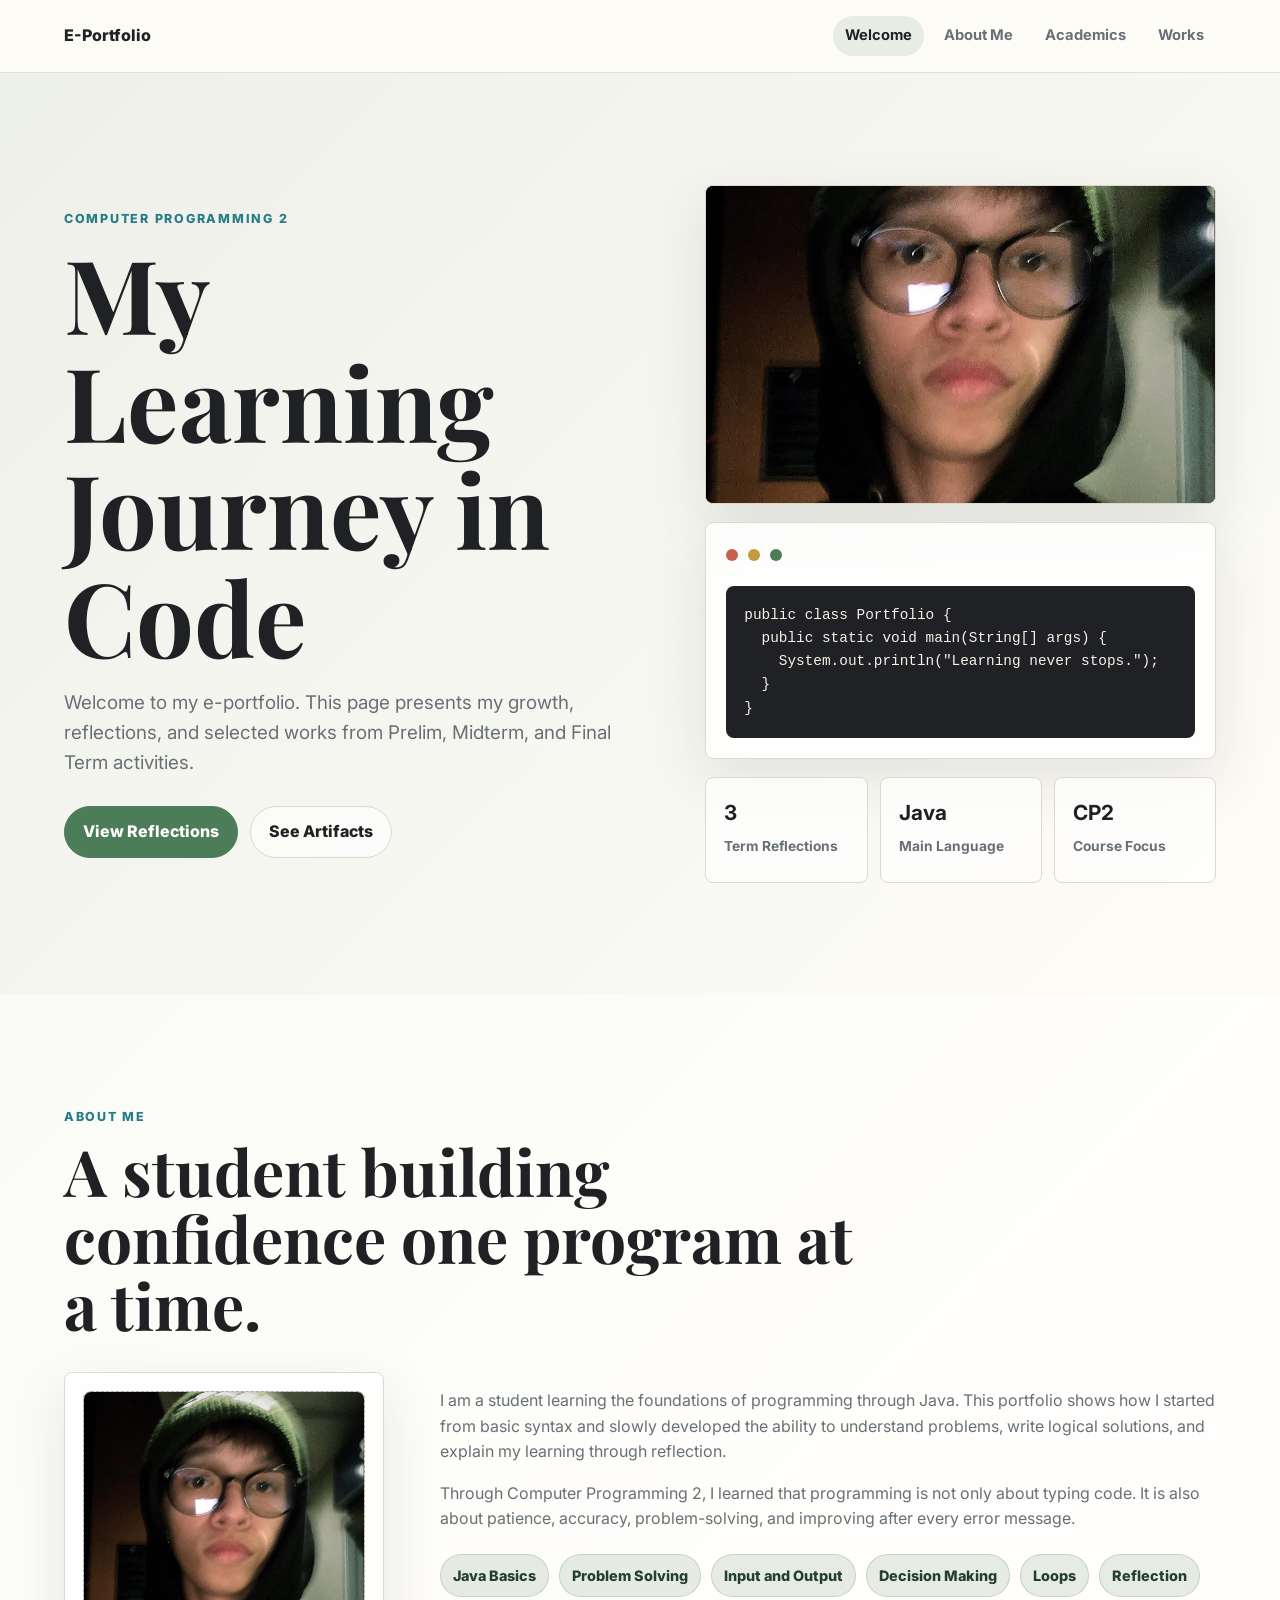
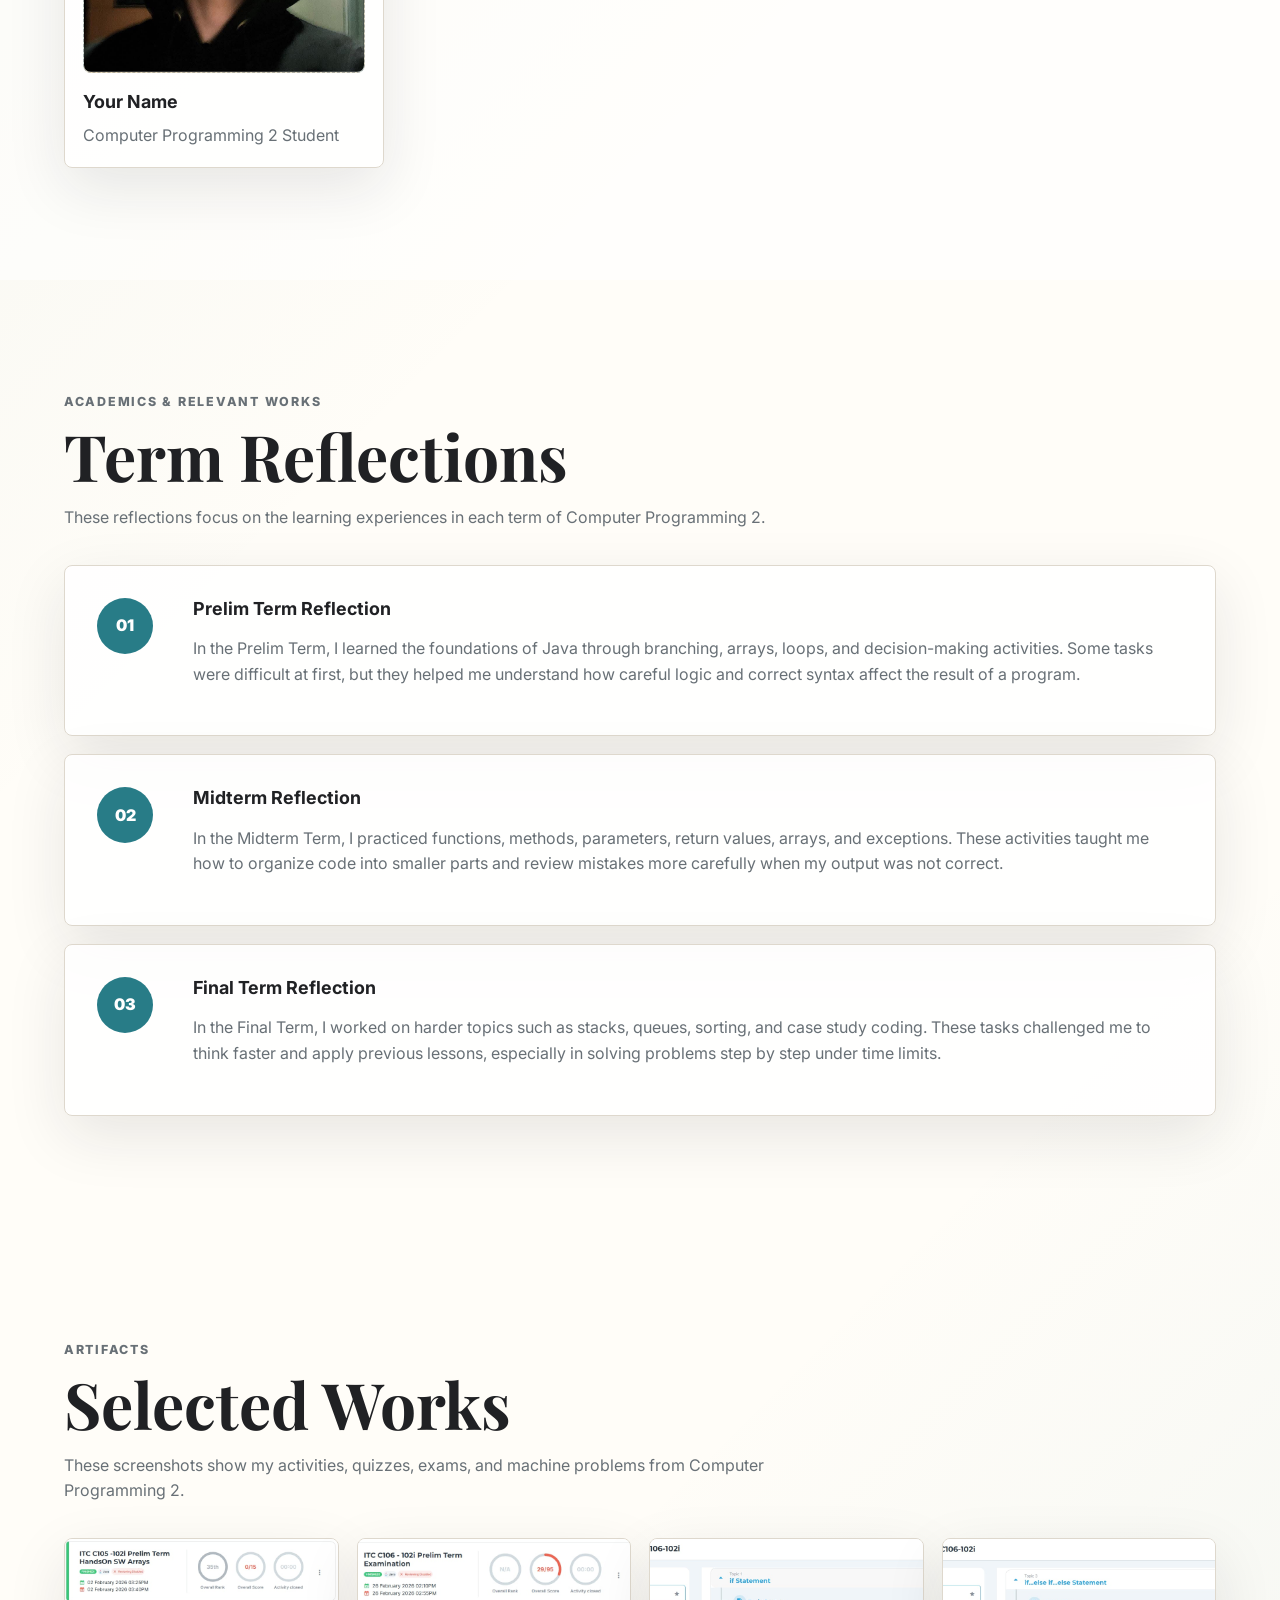
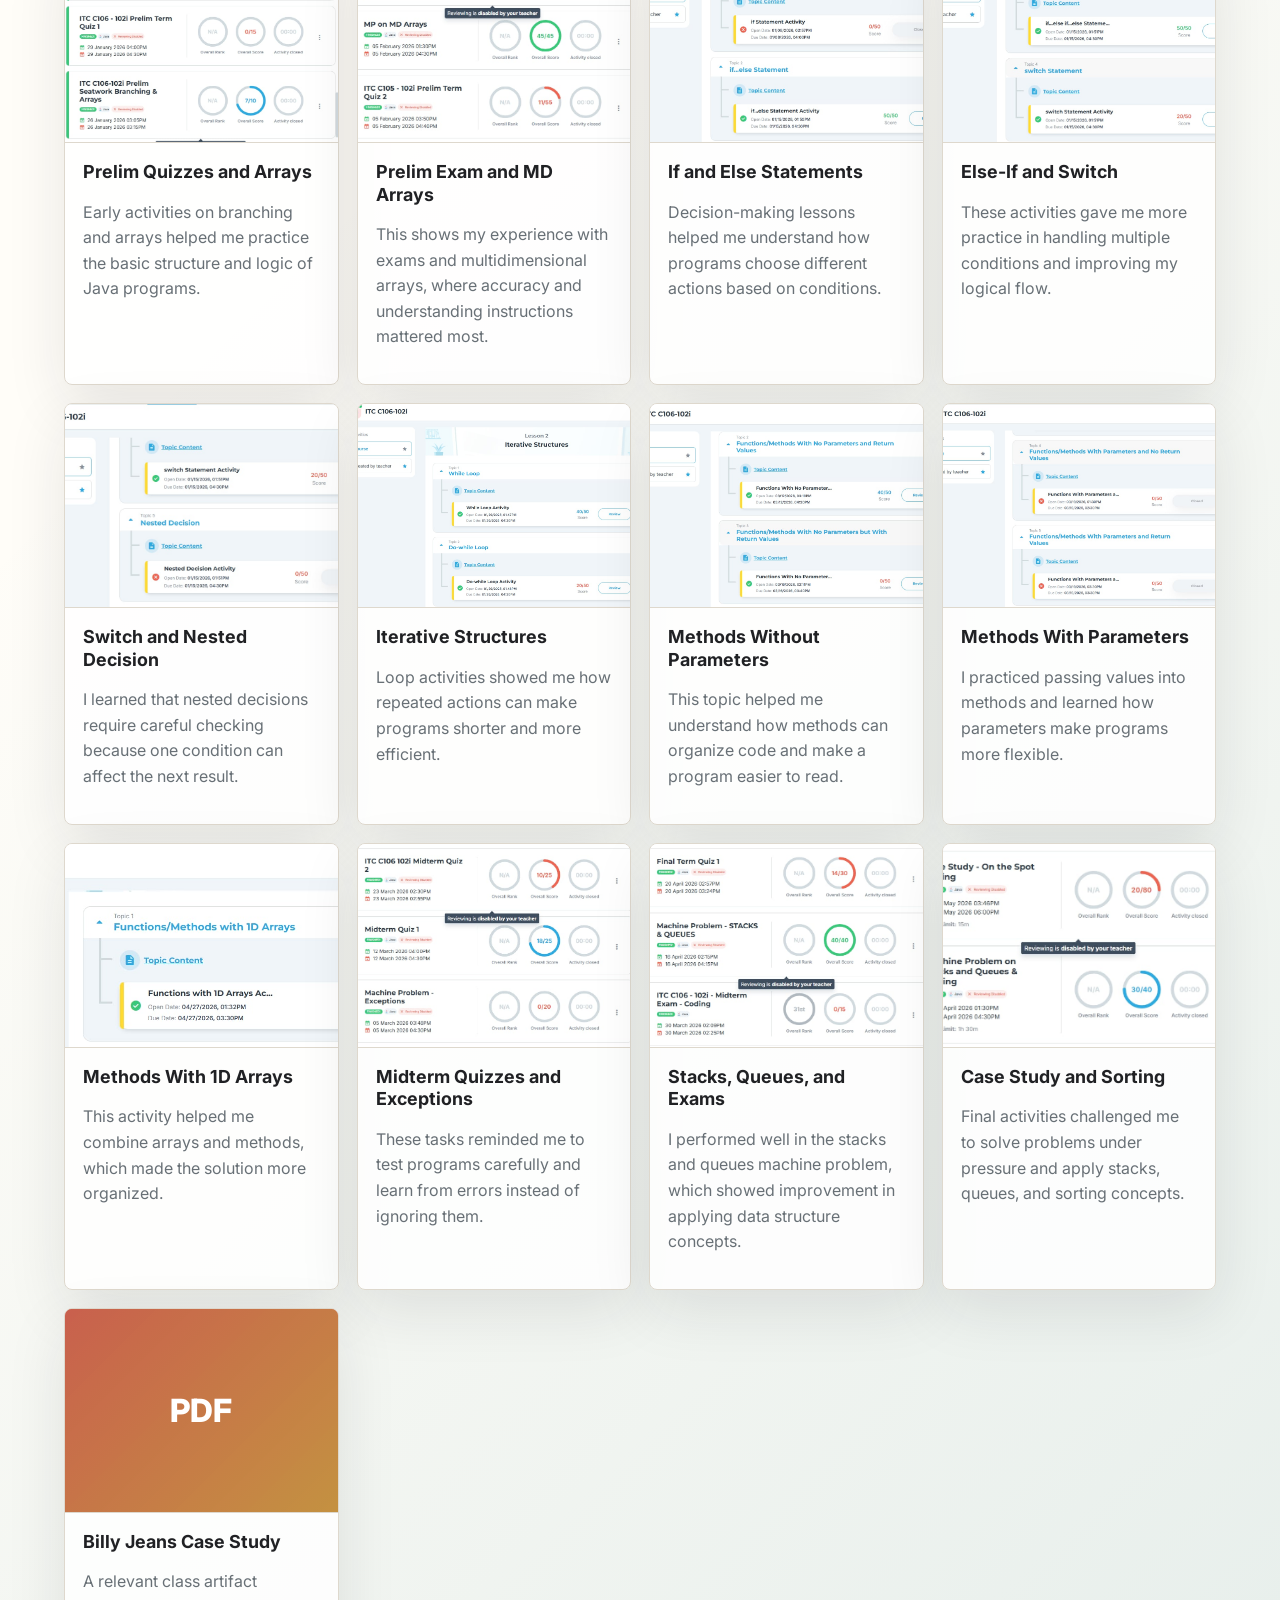
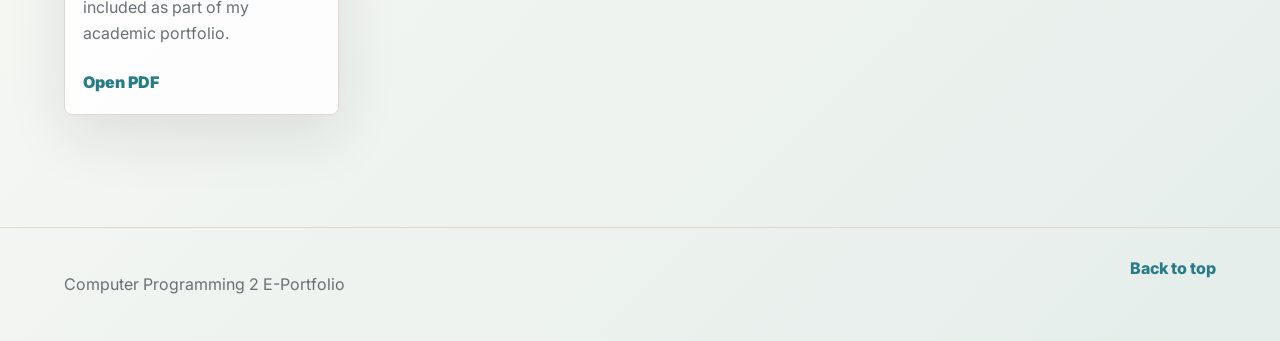
<file: index.html>
<!DOCTYPE html>
<html lang="en">
  <head>
    <meta charset="UTF-8" />
    <meta name="viewport" content="width=device-width, initial-scale=1.0" />
    <title>Computer Programming 2 E-Portfolio</title>
    <link rel="preconnect" href="https://fonts.googleapis.com" />
    <link rel="preconnect" href="https://fonts.gstatic.com" crossorigin />
    <link
      href="https://fonts.googleapis.com/css2?family=Inter:wght@400;500;600;700;800&family=Playfair+Display:wght@700&display=swap"
      rel="stylesheet"
    />
    <link rel="stylesheet" href="styles.css" />
  </head>
  <body>
    <header class="site-header">
      <a class="brand" href="#welcome">E-Portfolio</a>
      <nav class="nav-links" aria-label="Main navigation">
        <a href="#welcome">Welcome</a>
        <a href="#about">About Me</a>
        <a href="#academics">Academics</a>
        <a href="#works">Works</a>
      </nav>
    </header>

    <main>
      <section id="welcome" class="hero section">
        <div class="hero-copy">
          <p class="eyebrow">Computer Programming 2</p>
          <h1>My Learning Journey in Code</h1>
          <p>
            Welcome to my e-portfolio. This page presents my growth, reflections,
            and selected works from Prelim, Midterm, and Final Term activities.
          </p>
          <div class="hero-actions">
            <a class="button primary" href="#academics">View Reflections</a>
            <a class="button ghost" href="#works">See Artifacts</a>
          </div>
        </div>
        <div class="hero-panel" aria-label="Programming course highlights">
          <div class="hero-photo-card">
            <img src="assets/profile-photo.jpg" alt="My profile photo" />
          </div>
          <div class="code-card">
            <span class="dot red"></span>
            <span class="dot yellow"></span>
            <span class="dot green"></span>
            <pre><code>public class Portfolio {
  public static void main(String[] args) {
    System.out.println("Learning never stops.");
  }
}</code></pre>
          </div>
          <div class="course-stats">
            <div>
              <strong>3</strong>
              <span>Term Reflections</span>
            </div>
            <div>
              <strong>Java</strong>
              <span>Main Language</span>
            </div>
            <div>
              <strong>CP2</strong>
              <span>Course Focus</span>
            </div>
          </div>
        </div>
      </section>

      <section id="about" class="section about-section">
        <div>
          <p class="eyebrow">About Me</p>
          <h2>A student building confidence one program at a time.</h2>
        </div>
        <div class="about-grid">
          <div class="profile-card">
            <div class="profile-photo">
              <img src="assets/profile-photo.jpg" alt="My profile photo" />
            </div>
            <h3>Your Name</h3>
            <p>Computer Programming 2 Student</p>
          </div>
          <div class="about-copy">
            <p>
              I am a student learning the foundations of programming through
              Java. This portfolio shows how I started from basic syntax and
              slowly developed the ability to understand problems, write logical
              solutions, and explain my learning through reflection.
            </p>
            <p>
              Through Computer Programming 2, I learned that programming is not
              only about typing code. It is also about patience, accuracy,
              problem-solving, and improving after every error message.
            </p>
            <div class="skill-list">
              <span>Java Basics</span>
              <span>Problem Solving</span>
              <span>Input and Output</span>
              <span>Decision Making</span>
              <span>Loops</span>
              <span>Reflection</span>
            </div>
          </div>
        </div>
      </section>

      <section id="academics" class="section academics-section">
        <div class="section-heading">
          <p class="eyebrow">Academics & Relevant Works</p>
          <h2>Term Reflections</h2>
          <p>
            These reflections focus on the learning experiences in each term of
            Computer Programming 2.
          </p>
        </div>

        <div class="timeline">
          <article class="term-card">
            <div class="term-marker">01</div>
            <div>
              <h3>Prelim Term Reflection</h3>
              <p>
                In the Prelim Term, I learned the foundations of Java through
                branching, arrays, loops, and decision-making activities. Some
                tasks were difficult at first, but they helped me understand how
                careful logic and correct syntax affect the result of a program.
              </p>
            </div>
          </article>

          <article class="term-card">
            <div class="term-marker">02</div>
            <div>
              <h3>Midterm Reflection</h3>
              <p>
                In the Midterm Term, I practiced functions, methods, parameters,
                return values, arrays, and exceptions. These activities taught me
                how to organize code into smaller parts and review mistakes more
                carefully when my output was not correct.
              </p>
            </div>
          </article>

          <article class="term-card">
            <div class="term-marker">03</div>
            <div>
              <h3>Final Term Reflection</h3>
              <p>
                In the Final Term, I worked on harder topics such as stacks,
                queues, sorting, and case study coding. These tasks challenged me
                to think faster and apply previous lessons, especially in solving
                problems step by step under time limits.
              </p>
            </div>
          </article>
        </div>
      </section>

      <section id="works" class="section works-section">
        <div class="section-heading">
          <p class="eyebrow">Artifacts</p>
          <h2>Selected Works</h2>
          <p>
            These screenshots show my activities, quizzes, exams, and machine
            problems from Computer Programming 2.
          </p>
        </div>

        <div class="artifact-grid">
          <article class="artifact-card">
            <div class="artifact-image">
              <img src="assets/work/prelim-quizzes-arrays.jpg" alt="Prelim quizzes, arrays, and branching scores" />
            </div>
            <div class="artifact-body">
              <h3>Prelim Quizzes and Arrays</h3>
              <p>
                Early activities on branching and arrays helped me practice the
                basic structure and logic of Java programs.
              </p>
            </div>
          </article>

          <article class="artifact-card">
            <div class="artifact-image">
              <img src="assets/work/prelim-exam-md-arrays.jpg" alt="Prelim examination and multidimensional arrays scores" />
            </div>
            <div class="artifact-body">
              <h3>Prelim Exam and MD Arrays</h3>
              <p>
                This shows my experience with exams and multidimensional arrays,
                where accuracy and understanding instructions mattered most.
              </p>
            </div>
          </article>

          <article class="artifact-card">
            <div class="artifact-image">
              <img src="assets/work/if-else-statements.jpg" alt="If and if-else statement activities" />
            </div>
            <div class="artifact-body">
              <h3>If and Else Statements</h3>
              <p>
                Decision-making lessons helped me understand how programs choose
                different actions based on conditions.
              </p>
            </div>
          </article>

          <article class="artifact-card">
            <div class="artifact-image">
              <img src="assets/work/else-if-switch.jpg" alt="Else-if and switch statement activities" />
            </div>
            <div class="artifact-body">
              <h3>Else-If and Switch</h3>
              <p>
                These activities gave me more practice in handling multiple
                conditions and improving my logical flow.
              </p>
            </div>
          </article>

          <article class="artifact-card">
            <div class="artifact-image">
              <img src="assets/work/switch-nested-decision.jpg" alt="Switch statement and nested decision activities" />
            </div>
            <div class="artifact-body">
              <h3>Switch and Nested Decision</h3>
              <p>
                I learned that nested decisions require careful checking because
                one condition can affect the next result.
              </p>
            </div>
          </article>

          <article class="artifact-card">
            <div class="artifact-image">
              <img src="assets/work/iterative-structures.jpg" alt="While loop and do-while loop activities" />
            </div>
            <div class="artifact-body">
              <h3>Iterative Structures</h3>
              <p>
                Loop activities showed me how repeated actions can make programs
                shorter and more efficient.
              </p>
            </div>
          </article>

          <article class="artifact-card">
            <div class="artifact-image">
              <img src="assets/work/functions-no-parameters.jpg" alt="Functions and methods with no parameters activities" />
            </div>
            <div class="artifact-body">
              <h3>Methods Without Parameters</h3>
              <p>
                This topic helped me understand how methods can organize code and
                make a program easier to read.
              </p>
            </div>
          </article>

          <article class="artifact-card">
            <div class="artifact-image">
              <img src="assets/work/functions-parameters.jpg" alt="Functions and methods with parameters activities" />
            </div>
            <div class="artifact-body">
              <h3>Methods With Parameters</h3>
              <p>
                I practiced passing values into methods and learned how parameters
                make programs more flexible.
              </p>
            </div>
          </article>

          <article class="artifact-card">
            <div class="artifact-image">
              <img src="assets/work/functions-1d-arrays.jpg" alt="Functions and methods with one-dimensional arrays score" />
            </div>
            <div class="artifact-body">
              <h3>Methods With 1D Arrays</h3>
              <p>
                This activity helped me combine arrays and methods, which made the
                solution more organized.
              </p>
            </div>
          </article>

          <article class="artifact-card">
            <div class="artifact-image">
              <img src="assets/work/midterm-quizzes-exceptions.jpg" alt="Midterm quizzes and exceptions machine problem" />
            </div>
            <div class="artifact-body">
              <h3>Midterm Quizzes and Exceptions</h3>
              <p>
                These tasks reminded me to test programs carefully and learn from
                errors instead of ignoring them.
              </p>
            </div>
          </article>

          <article class="artifact-card">
            <div class="artifact-image">
              <img src="assets/work/final-quiz-stacks-midterm.jpg" alt="Final quiz, stacks and queues, and midterm exam scores" />
            </div>
            <div class="artifact-body">
              <h3>Stacks, Queues, and Exams</h3>
              <p>
                I performed well in the stacks and queues machine problem, which
                showed improvement in applying data structure concepts.
              </p>
            </div>
          </article>

          <article class="artifact-card">
            <div class="artifact-image">
              <img src="assets/work/final-case-study-stacks-sorting.jpg" alt="Final case study and stacks, queues, and sorting scores" />
            </div>
            <div class="artifact-body">
              <h3>Case Study and Sorting</h3>
              <p>
                Final activities challenged me to solve problems under pressure
                and apply stacks, queues, and sorting concepts.
              </p>
            </div>
          </article>

          <article class="artifact-card">
            <div class="artifact-image pdf-artifact">
              <span>PDF</span>
            </div>
            <div class="artifact-body">
              <h3>Billy Jeans Case Study</h3>
              <p>
                A relevant class artifact included as part of my academic
                portfolio.
              </p>
              <a class="text-link" href="assets/Billy_JeansCase_Study.pdf" target="_blank">
                Open PDF
              </a>
            </div>
          </article>
        </div>
      </section>
    </main>

    <footer class="site-footer">
      <p>Computer Programming 2 E-Portfolio</p>
      <a href="#welcome">Back to top</a>
    </footer>

    <script src="script.js"></script>
  </body>
</html>
</file>
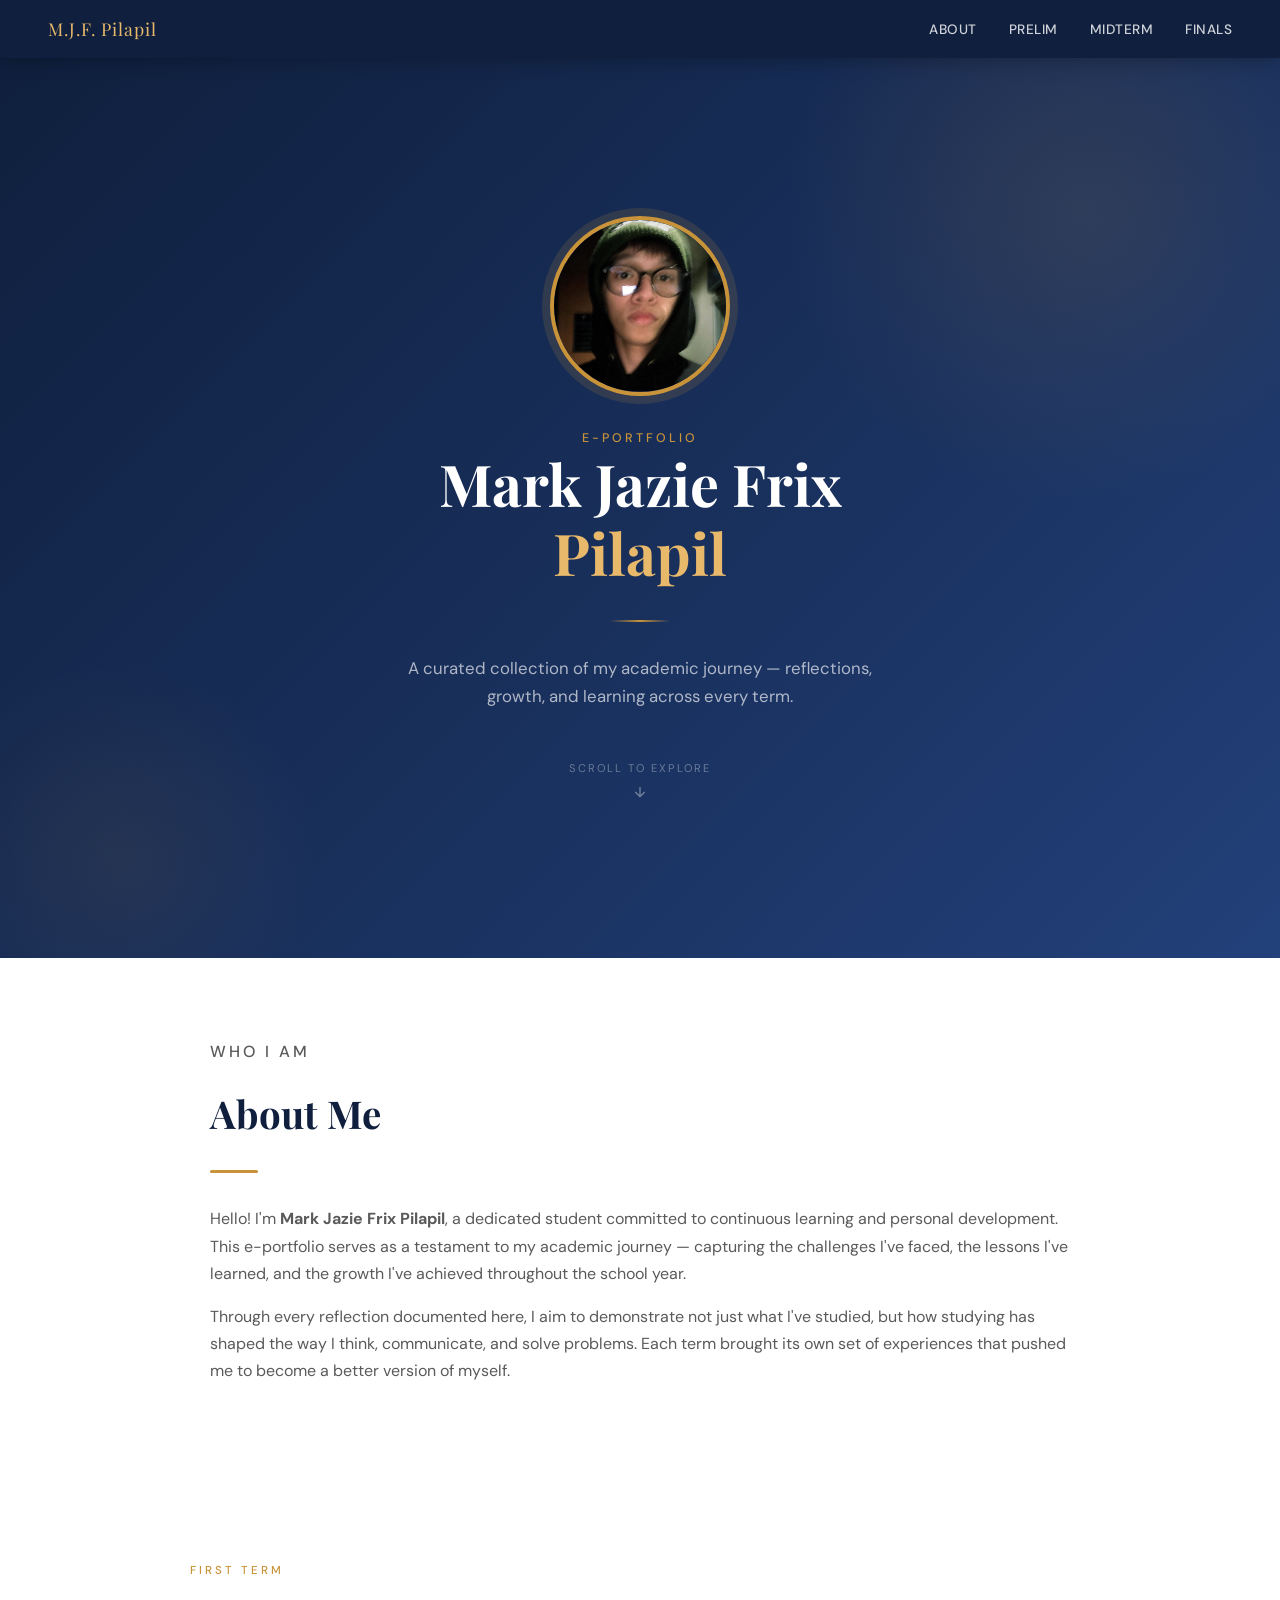
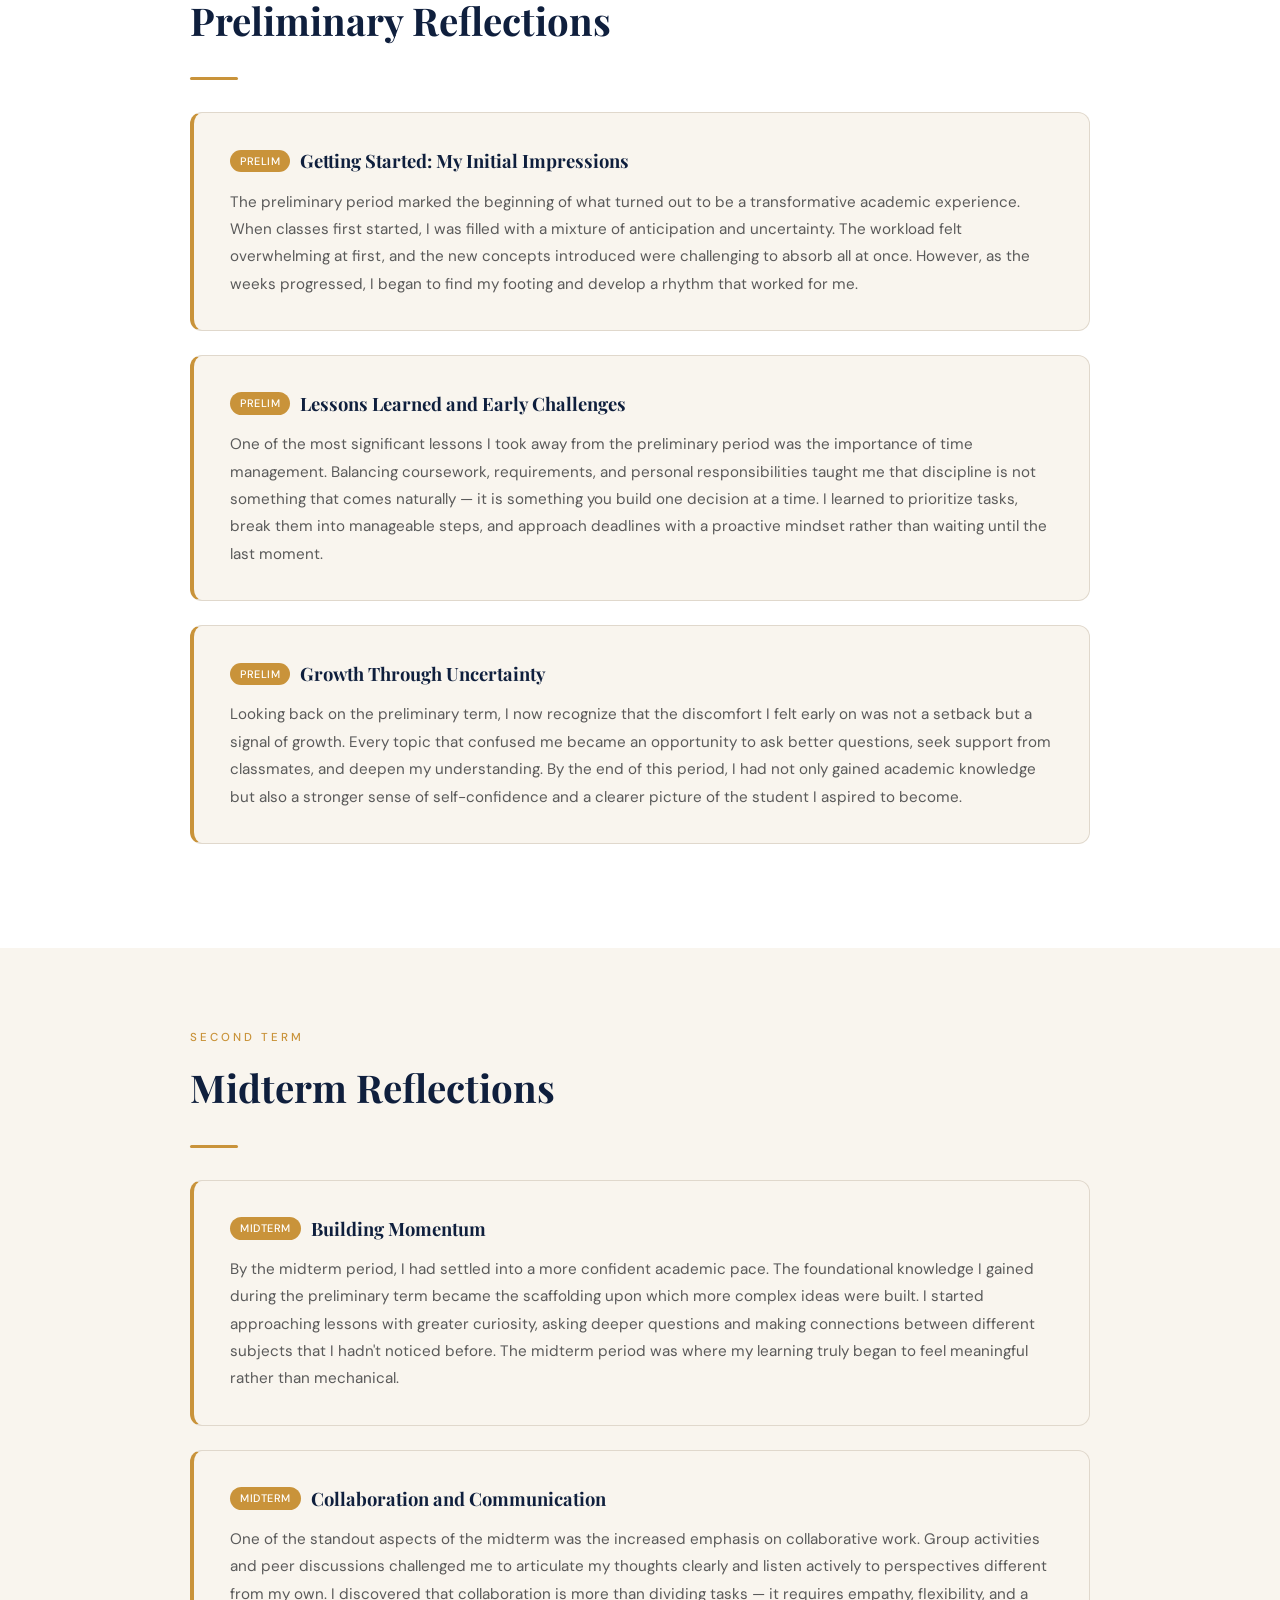
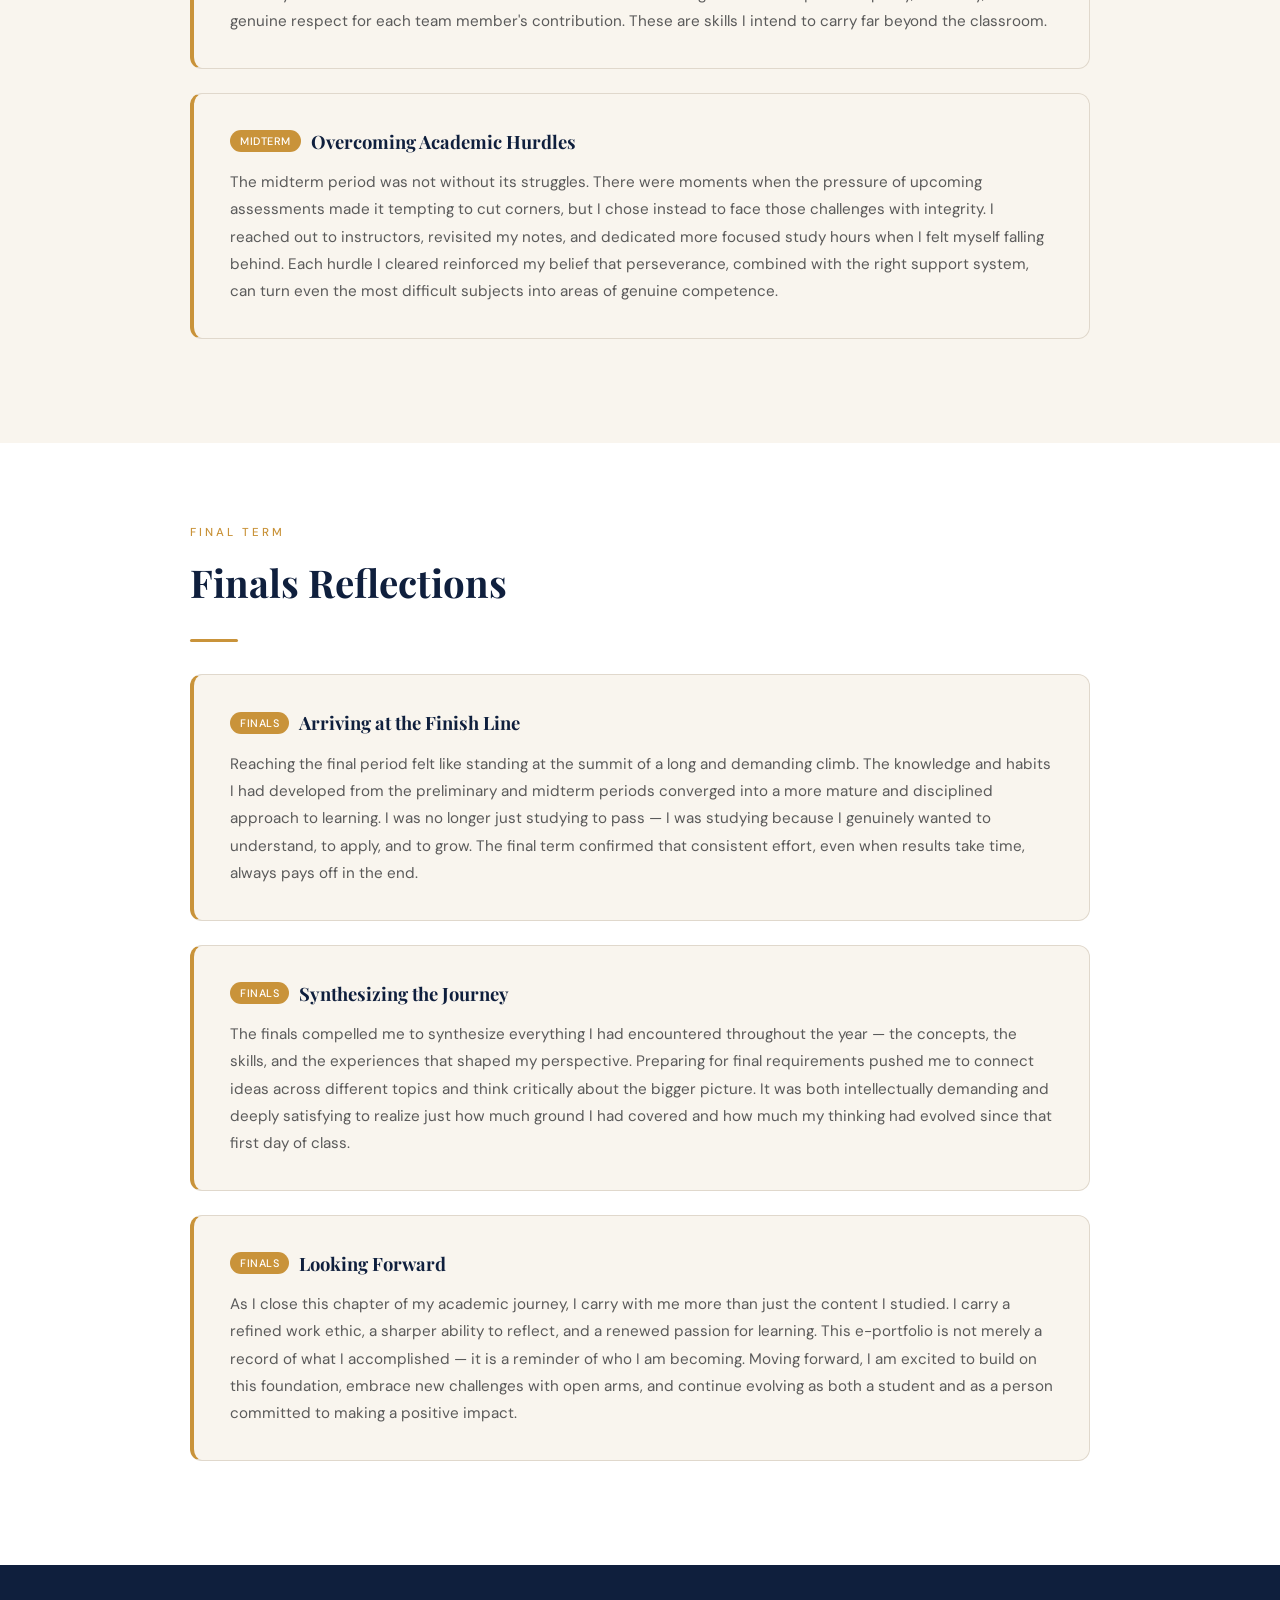
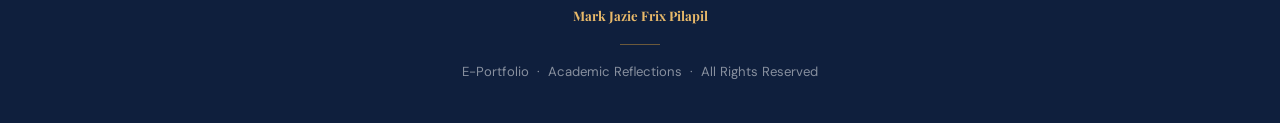
<file: eportfolio (2) (1).html>
<!DOCTYPE html>
<html lang="en">
<head>
  <meta charset="UTF-8" />
  <meta name="viewport" content="width=device-width, initial-scale=1.0"/>
  <title>E-Portfolio | Mark Jazie Frix Pilapil</title>
  <link href="https://fonts.googleapis.com/css2?family=Playfair+Display:wght@400;600;700&family=DM+Sans:wght@300;400;500&display=swap" rel="stylesheet"/>
  <style>
    :root {
      --navy: #0f1f3d;
      --navy-mid: #1a3260;
      --gold: #c9933a;
      --gold-light: #e8b96a;
      --cream: #f9f5ee;
      --white: #ffffff;
      --text: #2c2c2c;
      --text-soft: #5a5a5a;
      --border: #e0d8cc;
    }

    * { margin: 0; padding: 0; box-sizing: border-box; }

    html { scroll-behavior: smooth; }

    body {
      font-family: 'DM Sans', sans-serif;
      background: var(--cream);
      color: var(--text);
      line-height: 1.7;
    }

    /* NAV */
    nav {
      position: sticky;
      top: 0;
      z-index: 100;
      background: var(--navy);
      display: flex;
      justify-content: space-between;
      align-items: center;
      padding: 14px 48px;
      box-shadow: 0 2px 20px rgba(0,0,0,0.3);
    }
    .nav-logo {
      font-family: 'Playfair Display', serif;
      font-size: 1.1rem;
      color: var(--gold-light);
      letter-spacing: 1px;
    }
    nav ul {
      display: flex;
      gap: 32px;
      list-style: none;
    }
    nav a {
      color: rgba(255,255,255,0.8);
      text-decoration: none;
      font-size: 0.85rem;
      font-weight: 500;
      letter-spacing: 0.5px;
      text-transform: uppercase;
      transition: color 0.2s;
    }
    nav a:hover { color: var(--gold-light); }

    /* HERO */
    .hero {
      background: linear-gradient(135deg, var(--navy) 0%, var(--navy-mid) 60%, #22407a 100%);
      min-height: 100vh;
      display: flex;
      align-items: center;
      justify-content: center;
      position: relative;
      overflow: hidden;
      padding: 60px 48px;
    }
    .hero::before {
      content: '';
      position: absolute;
      width: 600px; height: 600px;
      border-radius: 50%;
      background: radial-gradient(circle, rgba(201,147,58,0.12) 0%, transparent 70%);
      top: -150px; right: -100px;
    }
    .hero::after {
      content: '';
      position: absolute;
      width: 400px; height: 400px;
      border-radius: 50%;
      background: radial-gradient(circle, rgba(201,147,58,0.08) 0%, transparent 70%);
      bottom: -100px; left: -80px;
    }
    .hero-inner {
      display: flex;
      flex-direction: column;
      align-items: center;
      text-align: center;
      gap: 32px;
      position: relative;
      z-index: 2;
      max-width: 800px;
    }
    /* PHOTO PLACEHOLDER */
    .photo-slot {
      width: 180px;
      height: 180px;
      border-radius: 50%;
      border: 4px solid var(--gold);
      background: rgba(255,255,255,0.05);
      display: flex;
      flex-direction: column;
      align-items: center;
      justify-content: center;
      cursor: pointer;
      position: relative;
      overflow: hidden;
      transition: border-color 0.3s, transform 0.3s;
      box-shadow: 0 0 0 8px rgba(201,147,58,0.15);
    }
    .photo-slot:hover { border-color: var(--gold-light); transform: scale(1.03); }
    .photo-slot input[type="file"] {
      position: absolute;
      inset: 0;
      opacity: 0;
      cursor: pointer;
      z-index: 3;
    }
    .photo-slot img {
      position: absolute;
      inset: 0;
      width: 100%; height: 100%;
      object-fit: cover;
      display: none;
      border-radius: 50%;
    }
    .photo-placeholder-text {
      display: flex;
      flex-direction: column;
      align-items: center;
      gap: 8px;
      z-index: 2;
    }
    .photo-placeholder-text .icon {
      font-size: 2.5rem;
      opacity: 0.5;
    }
    .photo-placeholder-text span {
      font-size: 0.72rem;
      color: rgba(255,255,255,0.5);
      letter-spacing: 0.5px;
      text-align: center;
      text-transform: uppercase;
      padding: 0 12px;
    }
    .hero-tag {
      font-size: 0.78rem;
      text-transform: uppercase;
      letter-spacing: 3px;
      color: var(--gold);
      font-weight: 500;
    }
    .hero h1 {
      font-family: 'Playfair Display', serif;
      font-size: clamp(2.2rem, 5vw, 3.6rem);
      color: var(--white);
      line-height: 1.2;
      font-weight: 700;
    }
    .hero h1 span { color: var(--gold-light); }
    .hero-sub {
      color: rgba(255,255,255,0.65);
      font-size: 1.05rem;
      max-width: 520px;
    }
    .hero-divider {
      width: 60px;
      height: 2px;
      background: linear-gradient(to right, transparent, var(--gold), transparent);
    }
    .scroll-cue {
      margin-top: 16px;
      display: flex;
      flex-direction: column;
      align-items: center;
      gap: 6px;
      color: rgba(255,255,255,0.35);
      font-size: 0.7rem;
      letter-spacing: 2px;
      text-transform: uppercase;
      animation: bounce 2s infinite;
    }
    .scroll-cue svg { opacity: 0.4; }
    @keyframes bounce {
      0%, 100% { transform: translateY(0); }
      50% { transform: translateY(6px); }
    }

    /* SECTION TEMPLATE */
    section { padding: 80px 48px; }
    .section-label {
      font-size: 0.72rem;
      text-transform: uppercase;
      letter-spacing: 3px;
      color: var(--gold);
      font-weight: 500;
      margin-bottom: 8px;
    }
    .section-title {
      font-family: 'Playfair Display', serif;
      font-size: clamp(1.8rem, 3vw, 2.4rem);
      color: var(--navy);
      margin-bottom: 24px;
    }
    .underline-bar {
      width: 48px;
      height: 3px;
      background: var(--gold);
      margin-bottom: 32px;
      border-radius: 2px;
    }

    /* ABOUT */
    #about {
      background: var(--white);
    }
    .about-inner {
      max-width: 860px;
      margin: 0 auto;
    }
    .about-inner p {
      color: var(--text-soft);
      font-size: 1rem;
      margin-bottom: 16px;
    }
    .about-chips {
      display: flex;
      flex-wrap: wrap;
      gap: 10px;
      margin-top: 24px;
    }
    .chip {
      background: var(--cream);
      border: 1px solid var(--border);
      border-radius: 100px;
      padding: 6px 18px;
      font-size: 0.82rem;
      color: var(--navy-mid);
      font-weight: 500;
    }

    /* TERM SECTIONS */
    .term-section {
      max-width: 900px;
      margin: 0 auto;
    }
    .term-section.alt-bg {
      /* used with section alt-bg class */
    }
    section.alt-bg { background: var(--white); }

    .reflection-card {
      background: var(--cream);
      border: 1px solid var(--border);
      border-left: 4px solid var(--gold);
      border-radius: 12px;
      padding: 32px 36px;
      margin-bottom: 24px;
      transition: box-shadow 0.2s, transform 0.2s;
    }
    section.alt-bg .reflection-card {
      background: var(--cream);
    }
    .reflection-card:hover {
      box-shadow: 0 8px 32px rgba(15,31,61,0.08);
      transform: translateY(-2px);
    }
    .reflection-card h3 {
      font-family: 'Playfair Display', serif;
      font-size: 1.15rem;
      color: var(--navy);
      margin-bottom: 12px;
      display: flex;
      align-items: center;
      gap: 10px;
    }
    .reflection-card h3 .badge {
      font-family: 'DM Sans', sans-serif;
      font-size: 0.68rem;
      background: var(--gold);
      color: var(--white);
      padding: 2px 10px;
      border-radius: 100px;
      font-weight: 500;
      letter-spacing: 0.5px;
      text-transform: uppercase;
    }
    .reflection-card p {
      color: var(--text-soft);
      font-size: 0.95rem;
      line-height: 1.8;
    }
    .term-icon {
      font-size: 2rem;
      margin-bottom: 12px;
      display: block;
    }

    /* FOOTER */
    footer {
      background: var(--navy);
      color: rgba(255,255,255,0.5);
      text-align: center;
      padding: 40px 48px;
      font-size: 0.82rem;
    }
    footer strong {
      color: var(--gold-light);
      font-family: 'Playfair Display', serif;
    }
    footer .footer-line {
      width: 40px;
      height: 1px;
      background: var(--gold);
      margin: 16px auto;
      opacity: 0.5;
    }

    /* ANIMATIONS */
    .fade-in {
      opacity: 0;
      transform: translateY(24px);
      transition: opacity 0.6s ease, transform 0.6s ease;
    }
    .fade-in.visible {
      opacity: 1;
      transform: translateY(0);
    }

    @media (max-width: 640px) {
      nav { padding: 14px 20px; }
      nav ul { gap: 16px; }
      section { padding: 60px 24px; }
      .hero { padding: 60px 24px; }
      .reflection-card { padding: 24px 20px; }
    }
  </style>
</head>
<body>

<!-- NAV -->
<nav>
  <div class="nav-logo">M.J.F. Pilapil</div>
  <ul>
    <li><a href="#about">About</a></li>
    <li><a href="#prelim">Prelim</a></li>
    <li><a href="#midterm">Midterm</a></li>
    <li><a href="#finals">Finals</a></li>
  </ul>
</nav>

<!-- HERO -->
<section class="hero">
  <div class="hero-inner">
    <!-- PHOTO UPLOAD SLOT -->
    <div class="photo-slot" id="photoSlot" title="Click to upload your photo">
      <input type="file" accept="image/*" onchange="loadPhoto(event)" />
      <img id="profileImg" src="[data-uri]" alt="Profile Photo" style="display:block;" />
      <div class="photo-placeholder-text" id="photoPlaceholderText" style="display:none;">
        <span class="icon">📷</span>
        <span>Upload your photo here</span>
      </div>
    </div>

    <div>
      <p class="hero-tag">E-Portfolio</p>
      <h1>Mark Jazie Frix<br/><span>Pilapil</span></h1>
    </div>
    <div class="hero-divider"></div>
    <p class="hero-sub">
      A curated collection of my academic journey — reflections, growth, and learning across every term.
    </p>
    <div class="scroll-cue">
      <span>Scroll to explore</span>
      <svg width="16" height="16" viewBox="0 0 24 24" fill="none" stroke="white" stroke-width="2">
        <path d="M12 5v14M5 12l7 7 7-7"/>
      </svg>
    </div>
  </div>
</section>

<!-- ABOUT -->
<section id="about">
  <div class="about-inner fade-in">
    <p class="section-label">Who I Am</p>
    <h2 class="section-title">About Me</h2>
    <div class="underline-bar"></div>
    <p>
      Hello! I'm <strong>Mark Jazie Frix Pilapil</strong>, a dedicated student committed to continuous learning and personal development. This e-portfolio serves as a testament to my academic journey — capturing the challenges I've faced, the lessons I've learned, and the growth I've achieved throughout the school year.
    </p>
    <p>
      Through every reflection documented here, I aim to demonstrate not just what I've studied, but how studying has shaped the way I think, communicate, and solve problems. Each term brought its own set of experiences that pushed me to become a better version of myself.
    </p>

  </div>
</section>

<!-- PRELIM -->
<section id="prelim" class="alt-bg">
  <div class="term-section fade-in">
    <p class="section-label">First Term</p>
    <h2 class="section-title">Preliminary Reflections</h2>
    <div class="underline-bar"></div>

    <div class="reflection-card">
      <h3><span class="badge">Prelim</span> Getting Started: My Initial Impressions</h3>
      <p>
        The preliminary period marked the beginning of what turned out to be a transformative academic experience. When classes first started, I was filled with a mixture of anticipation and uncertainty. The workload felt overwhelming at first, and the new concepts introduced were challenging to absorb all at once. However, as the weeks progressed, I began to find my footing and develop a rhythm that worked for me.
      </p>
    </div>

    <div class="reflection-card">
      <h3><span class="badge">Prelim</span> Lessons Learned and Early Challenges</h3>
      <p>
        One of the most significant lessons I took away from the preliminary period was the importance of time management. Balancing coursework, requirements, and personal responsibilities taught me that discipline is not something that comes naturally — it is something you build one decision at a time. I learned to prioritize tasks, break them into manageable steps, and approach deadlines with a proactive mindset rather than waiting until the last moment.
      </p>
    </div>

    <div class="reflection-card">
      <h3><span class="badge">Prelim</span> Growth Through Uncertainty</h3>
      <p>
        Looking back on the preliminary term, I now recognize that the discomfort I felt early on was not a setback but a signal of growth. Every topic that confused me became an opportunity to ask better questions, seek support from classmates, and deepen my understanding. By the end of this period, I had not only gained academic knowledge but also a stronger sense of self-confidence and a clearer picture of the student I aspired to become.
      </p>
    </div>
  </div>
</section>

<!-- MIDTERM -->
<section id="midterm">
  <div class="term-section fade-in">
    <p class="section-label">Second Term</p>
    <h2 class="section-title">Midterm Reflections</h2>
    <div class="underline-bar"></div>

    <div class="reflection-card">
      <h3><span class="badge">Midterm</span> Building Momentum</h3>
      <p>
        By the midterm period, I had settled into a more confident academic pace. The foundational knowledge I gained during the preliminary term became the scaffolding upon which more complex ideas were built. I started approaching lessons with greater curiosity, asking deeper questions and making connections between different subjects that I hadn't noticed before. The midterm period was where my learning truly began to feel meaningful rather than mechanical.
      </p>
    </div>

    <div class="reflection-card">
      <h3><span class="badge">Midterm</span> Collaboration and Communication</h3>
      <p>
        One of the standout aspects of the midterm was the increased emphasis on collaborative work. Group activities and peer discussions challenged me to articulate my thoughts clearly and listen actively to perspectives different from my own. I discovered that collaboration is more than dividing tasks — it requires empathy, flexibility, and a genuine respect for each team member's contribution. These are skills I intend to carry far beyond the classroom.
      </p>
    </div>

    <div class="reflection-card">
      <h3><span class="badge">Midterm</span> Overcoming Academic Hurdles</h3>
      <p>
        The midterm period was not without its struggles. There were moments when the pressure of upcoming assessments made it tempting to cut corners, but I chose instead to face those challenges with integrity. I reached out to instructors, revisited my notes, and dedicated more focused study hours when I felt myself falling behind. Each hurdle I cleared reinforced my belief that perseverance, combined with the right support system, can turn even the most difficult subjects into areas of genuine competence.
      </p>
    </div>
  </div>
</section>

<!-- FINALS -->
<section id="finals" class="alt-bg">
  <div class="term-section fade-in">
    <p class="section-label">Final Term</p>
    <h2 class="section-title">Finals Reflections</h2>
    <div class="underline-bar"></div>

    <div class="reflection-card">
      <h3><span class="badge">Finals</span> Arriving at the Finish Line</h3>
      <p>
        Reaching the final period felt like standing at the summit of a long and demanding climb. The knowledge and habits I had developed from the preliminary and midterm periods converged into a more mature and disciplined approach to learning. I was no longer just studying to pass — I was studying because I genuinely wanted to understand, to apply, and to grow. The final term confirmed that consistent effort, even when results take time, always pays off in the end.
      </p>
    </div>

    <div class="reflection-card">
      <h3><span class="badge">Finals</span> Synthesizing the Journey</h3>
      <p>
        The finals compelled me to synthesize everything I had encountered throughout the year — the concepts, the skills, and the experiences that shaped my perspective. Preparing for final requirements pushed me to connect ideas across different topics and think critically about the bigger picture. It was both intellectually demanding and deeply satisfying to realize just how much ground I had covered and how much my thinking had evolved since that first day of class.
      </p>
    </div>

    <div class="reflection-card">
      <h3><span class="badge">Finals</span> Looking Forward</h3>
      <p>
        As I close this chapter of my academic journey, I carry with me more than just the content I studied. I carry a refined work ethic, a sharper ability to reflect, and a renewed passion for learning. This e-portfolio is not merely a record of what I accomplished — it is a reminder of who I am becoming. Moving forward, I am excited to build on this foundation, embrace new challenges with open arms, and continue evolving as both a student and as a person committed to making a positive impact.
      </p>
    </div>
  </div>
</section>

<!-- FOOTER -->
<footer>
  <strong>Mark Jazie Frix Pilapil</strong>
  <div class="footer-line"></div>
  <p>E-Portfolio &nbsp;·&nbsp; Academic Reflections &nbsp;·&nbsp; All Rights Reserved</p>
</footer>

<script>
  // Photo upload
  function loadPhoto(event) {
    const file = event.target.files[0];
    if (!file) return;
    const reader = new FileReader();
    reader.onload = function(e) {
      const img = document.getElementById('profileImg');
      const placeholder = document.getElementById('photoPlaceholderText');
      img.src = e.target.result;
      img.style.display = 'block';
      placeholder.style.display = 'none';
    };
    reader.readAsDataURL(file);
  }

  // Fade-in on scroll
  const fadeEls = document.querySelectorAll('.fade-in');
  const observer = new IntersectionObserver((entries) => {
    entries.forEach(e => {
      if (e.isIntersecting) {
        e.target.classList.add('visible');
        observer.unobserve(e.target);
      }
    });
  }, { threshold: 0.12 });
  fadeEls.forEach(el => observer.observe(el));
</script>
</body>
</html>
</file>
<file: styles.css>
:root {
  --ink: #202124;
  --muted: #687076;
  --paper: #fffdf8;
  --panel: #ffffff;
  --line: #ded8cd;
  --green: #4d7c59;
  --teal: #287c87;
  --coral: #c9604d;
  --gold: #c39a3f;
  --shadow: 0 20px 60px rgba(32, 33, 36, 0.1);
}

* {
  box-sizing: border-box;
}

html {
  scroll-behavior: smooth;
}

body {
  margin: 0;
  color: var(--ink);
  background:
    linear-gradient(135deg, rgba(77, 124, 89, 0.1), transparent 38%),
    linear-gradient(315deg, rgba(40, 124, 135, 0.12), transparent 42%),
    var(--paper);
  font-family: Inter, system-ui, -apple-system, BlinkMacSystemFont, "Segoe UI", sans-serif;
  line-height: 1.6;
}

a {
  color: inherit;
  text-decoration: none;
}

.site-header {
  position: sticky;
  top: 0;
  z-index: 20;
  display: flex;
  align-items: center;
  justify-content: space-between;
  gap: 20px;
  padding: 16px clamp(18px, 5vw, 72px);
  background: rgba(255, 253, 248, 0.86);
  border-bottom: 1px solid rgba(222, 216, 205, 0.8);
  backdrop-filter: blur(14px);
}

.brand {
  font-weight: 800;
  letter-spacing: 0;
}

.nav-links {
  display: flex;
  flex-wrap: wrap;
  gap: 8px;
  justify-content: flex-end;
}

.nav-links a {
  padding: 8px 12px;
  color: var(--muted);
  font-size: 0.92rem;
  font-weight: 700;
  border-radius: 999px;
}

.nav-links a:hover,
.nav-links a.active {
  color: var(--ink);
  background: rgba(77, 124, 89, 0.12);
}

.section {
  padding: clamp(64px, 9vw, 112px) clamp(18px, 5vw, 72px);
}

.hero {
  min-height: calc(100vh - 70px);
  display: grid;
  grid-template-columns: minmax(0, 1.05fr) minmax(300px, 0.95fr);
  align-items: center;
  gap: clamp(32px, 6vw, 80px);
}

.eyebrow {
  margin: 0 0 10px;
  color: var(--teal);
  font-size: 0.78rem;
  font-weight: 800;
  letter-spacing: 0.14em;
  text-transform: uppercase;
}

h1,
h2,
h3,
p {
  overflow-wrap: anywhere;
}

h1,
h2 {
  margin: 0;
  font-family: "Playfair Display", Georgia, serif;
  line-height: 1.05;
  letter-spacing: 0;
}

h1 {
  max-width: 760px;
  font-size: clamp(3rem, 8vw, 6.8rem);
}

h2 {
  max-width: 820px;
  font-size: clamp(2.2rem, 5vw, 4rem);
}

h3 {
  margin: 0 0 10px;
  font-size: 1.12rem;
  line-height: 1.25;
}

.hero-copy p:not(.eyebrow),
.section-heading p,
.about-copy p,
.term-card p,
.artifact-body p {
  color: var(--muted);
}

.hero-copy > p:not(.eyebrow) {
  max-width: 650px;
  font-size: clamp(1rem, 2vw, 1.18rem);
}

.hero-actions {
  display: flex;
  flex-wrap: wrap;
  gap: 12px;
  margin-top: 28px;
}

.button {
  display: inline-flex;
  align-items: center;
  justify-content: center;
  min-height: 46px;
  padding: 12px 18px;
  border: 1px solid var(--line);
  border-radius: 999px;
  font-weight: 800;
}

.button.primary {
  color: #fff;
  background: var(--green);
  border-color: var(--green);
}

.button.ghost {
  background: rgba(255, 255, 255, 0.6);
}

.hero-panel {
  display: grid;
  gap: 18px;
}

.hero-photo-card {
  aspect-ratio: 16 / 10;
  overflow: hidden;
  background: #202124;
  border: 1px solid var(--line);
  border-radius: 8px;
  box-shadow: var(--shadow);
}

.hero-photo-card img,
.profile-photo img {
  width: 100%;
  height: 100%;
  object-fit: cover;
  display: block;
}

.code-card,
.profile-card,
.term-card,
.artifact-card {
  background: rgba(255, 255, 255, 0.86);
  border: 1px solid var(--line);
  border-radius: 8px;
  box-shadow: var(--shadow);
}

.code-card {
  padding: 20px;
}

.dot {
  display: inline-block;
  width: 12px;
  height: 12px;
  margin-right: 6px;
  border-radius: 50%;
}

.red {
  background: var(--coral);
}

.yellow {
  background: var(--gold);
}

.green {
  background: var(--green);
}

pre {
  margin: 18px 0 0;
  overflow-x: auto;
  color: #f6f1e8;
  background: #202124;
  border-radius: 8px;
  padding: 18px;
  font-size: 0.9rem;
}

.course-stats {
  display: grid;
  grid-template-columns: repeat(3, 1fr);
  gap: 12px;
}

.course-stats div {
  min-height: 106px;
  padding: 18px;
  background: rgba(255, 255, 255, 0.74);
  border: 1px solid var(--line);
  border-radius: 8px;
}

.course-stats strong,
.course-stats span {
  display: block;
}

.course-stats strong {
  font-size: 1.3rem;
}

.course-stats span {
  margin-top: 6px;
  color: var(--muted);
  font-size: 0.86rem;
  font-weight: 700;
}

.about-section {
  background: rgba(255, 255, 255, 0.48);
}

.about-grid {
  display: grid;
  grid-template-columns: minmax(240px, 320px) minmax(0, 1fr);
  gap: clamp(24px, 5vw, 56px);
  margin-top: 34px;
  align-items: start;
}

.profile-card {
  padding: 18px;
}

.profile-photo {
  aspect-ratio: 1;
  display: grid;
  place-items: center;
  margin-bottom: 18px;
  color: var(--muted);
  background:
    linear-gradient(135deg, rgba(195, 154, 63, 0.28), transparent),
    linear-gradient(315deg, rgba(40, 124, 135, 0.18), transparent),
    #f6f1e8;
  border: 1px dashed rgba(104, 112, 118, 0.45);
  border-radius: 8px;
  font-weight: 800;
  text-align: center;
  overflow: hidden;
}

.profile-card p {
  margin: 0;
  color: var(--muted);
}

.about-copy {
  max-width: 850px;
}

.skill-list {
  display: flex;
  flex-wrap: wrap;
  gap: 10px;
  margin-top: 22px;
}

.skill-list span {
  padding: 9px 12px;
  color: #24402a;
  background: rgba(77, 124, 89, 0.14);
  border: 1px solid rgba(77, 124, 89, 0.22);
  border-radius: 999px;
  font-size: 0.9rem;
  font-weight: 800;
}

.section-heading {
  max-width: 760px;
  margin-bottom: 34px;
}

.timeline {
  display: grid;
  gap: 18px;
}

.term-card {
  display: grid;
  grid-template-columns: 74px minmax(0, 1fr);
  gap: 22px;
  padding: clamp(20px, 4vw, 32px);
}

.term-marker {
  width: 56px;
  height: 56px;
  display: grid;
  place-items: center;
  color: #fff;
  background: var(--teal);
  border-radius: 50%;
  font-weight: 900;
}

.artifact-grid {
  display: grid;
  grid-template-columns: repeat(4, minmax(0, 1fr));
  gap: 18px;
}

.artifact-card {
  overflow: hidden;
}

.artifact-image {
  aspect-ratio: 4 / 3;
  display: grid;
  place-items: center;
  min-height: 180px;
  color: var(--muted);
  background:
    linear-gradient(135deg, rgba(40, 124, 135, 0.2), transparent),
    #f6f1e8;
  border-bottom: 1px solid var(--line);
  font-weight: 800;
  text-align: center;
}

.artifact-image img {
  width: 100%;
  height: 100%;
  object-fit: cover;
  display: block;
}

.pdf-artifact {
  color: #fff;
  background:
    linear-gradient(135deg, rgba(201, 96, 77, 0.9), rgba(195, 154, 63, 0.85)),
    #c9604d;
  font-size: 2rem;
}

.artifact-body {
  padding: 18px;
}

.text-link {
  display: inline-flex;
  margin-top: 8px;
  color: var(--teal);
  font-weight: 900;
}

.site-footer {
  display: flex;
  justify-content: space-between;
  gap: 16px;
  padding: 28px clamp(18px, 5vw, 72px);
  color: var(--muted);
  border-top: 1px solid var(--line);
}

.site-footer a {
  font-weight: 800;
  color: var(--teal);
}

@media (max-width: 920px) {
  .hero,
  .about-grid {
    grid-template-columns: 1fr;
  }

  .hero {
    min-height: auto;
    padding-top: 56px;
  }

  .artifact-grid {
    grid-template-columns: repeat(2, minmax(0, 1fr));
  }
}

@media (max-width: 640px) {
  .site-header,
  .site-footer {
    align-items: flex-start;
    flex-direction: column;
  }

  .nav-links {
    justify-content: flex-start;
  }

  .course-stats,
  .artifact-grid,
  .term-card {
    grid-template-columns: 1fr;
  }

  .term-marker {
    width: 48px;
    height: 48px;
  }
}
</file>
